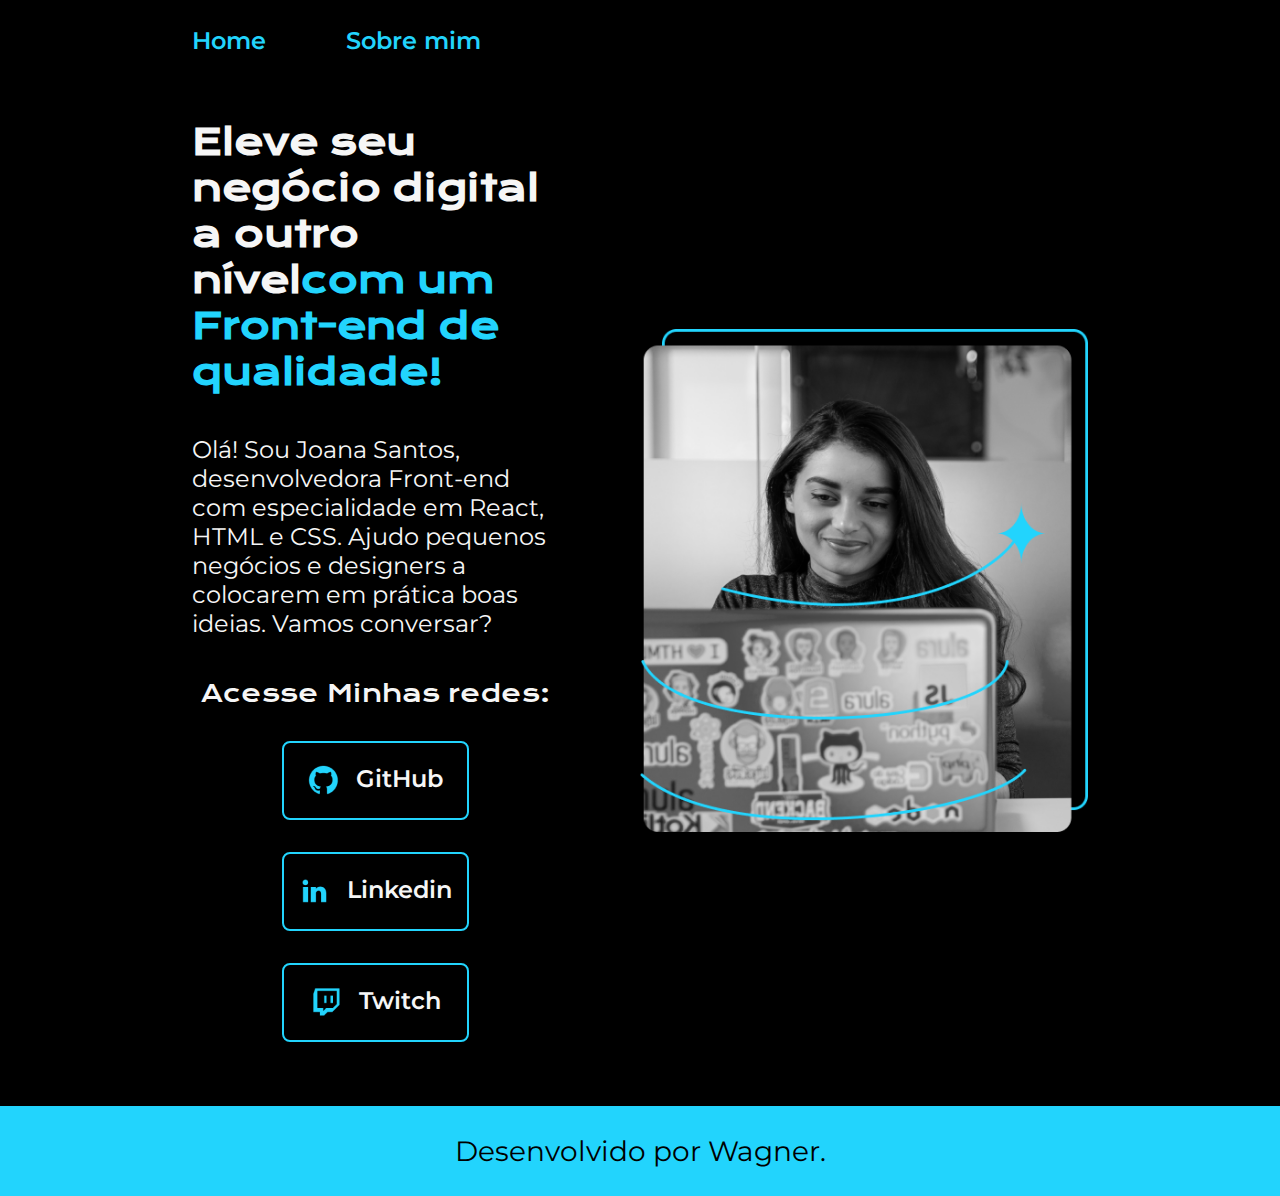
<file: index.html>
<!DOCTYPE html>
<html lang="pt-br">

<head>
    <meta charset="UTF-8">
    <meta http-equiv="X-UA-Compatible" content="IE=edge">
    <meta name="viewport" content="width=device-width, initial-scale=1.0">
    <title>Portifolio</title>
    <link rel="stylesheet" href="/styles/style.css">
</head>

<body>
    <header class="cabecalho">
        <nav class="cabecalho__menu">
            <a class="cabecalho__menu__links" href="index.html">Home</a>
            <a class="cabecalho__menu__links" href="about.html">Sobre mim</a>
        </nav>        
    </header>
    <main class="apresentacao">
        <section class="apresentacao__conteudo">
            <h1 class="apresentacao__conteudo__titulo">Eleve seu negócio digital a outro nível<strong 
            class="titulo-destaque">com um Front-end de qualidade!
            </strong></h1>
            <p class="apresentacao__conteudo__texto">Olá! Sou Joana Santos, desenvolvedora
            Front-end com especialidade em React, HTML e
            CSS. Ajudo pequenos negócios e designers a
            colocarem em prática boas ideias. Vamos
            conversar?</p>
            <div class="apresentacao__links">
                <h2 class="apresentacao__link__subtitulo">Acesse Minhas redes:</h2>
                <a class="apresentacao__links__navegacao" href="https://github.com/guilhermeonrails">
                    <img src="./assets/github.png" alt="logo github">
                    GitHub             
                </a>                
                <a class="apresentacao__links__navegacao" href="https://br.linkedin.com/">
                    <img src="/assets/linkedin.png" alt="logo linkedin">
                    Linkedin</a>                
                <a class="apresentacao__links__navegacao" href="https://www.twitch.tv/">
                    <img src="/assets/twitch.png" alt="logo twitch">
                    Twitch
                </a>                
            </div>
        </section>
        <img class="apresentacao__imagem" src="./assets/Imagem.png" alt="Foto da Joana Santos programando">
    </main>

    <footer class="rodape">
        <p>Desenvolvido por Wagner.</p>
    </footer>
</body>

</html>
</file>
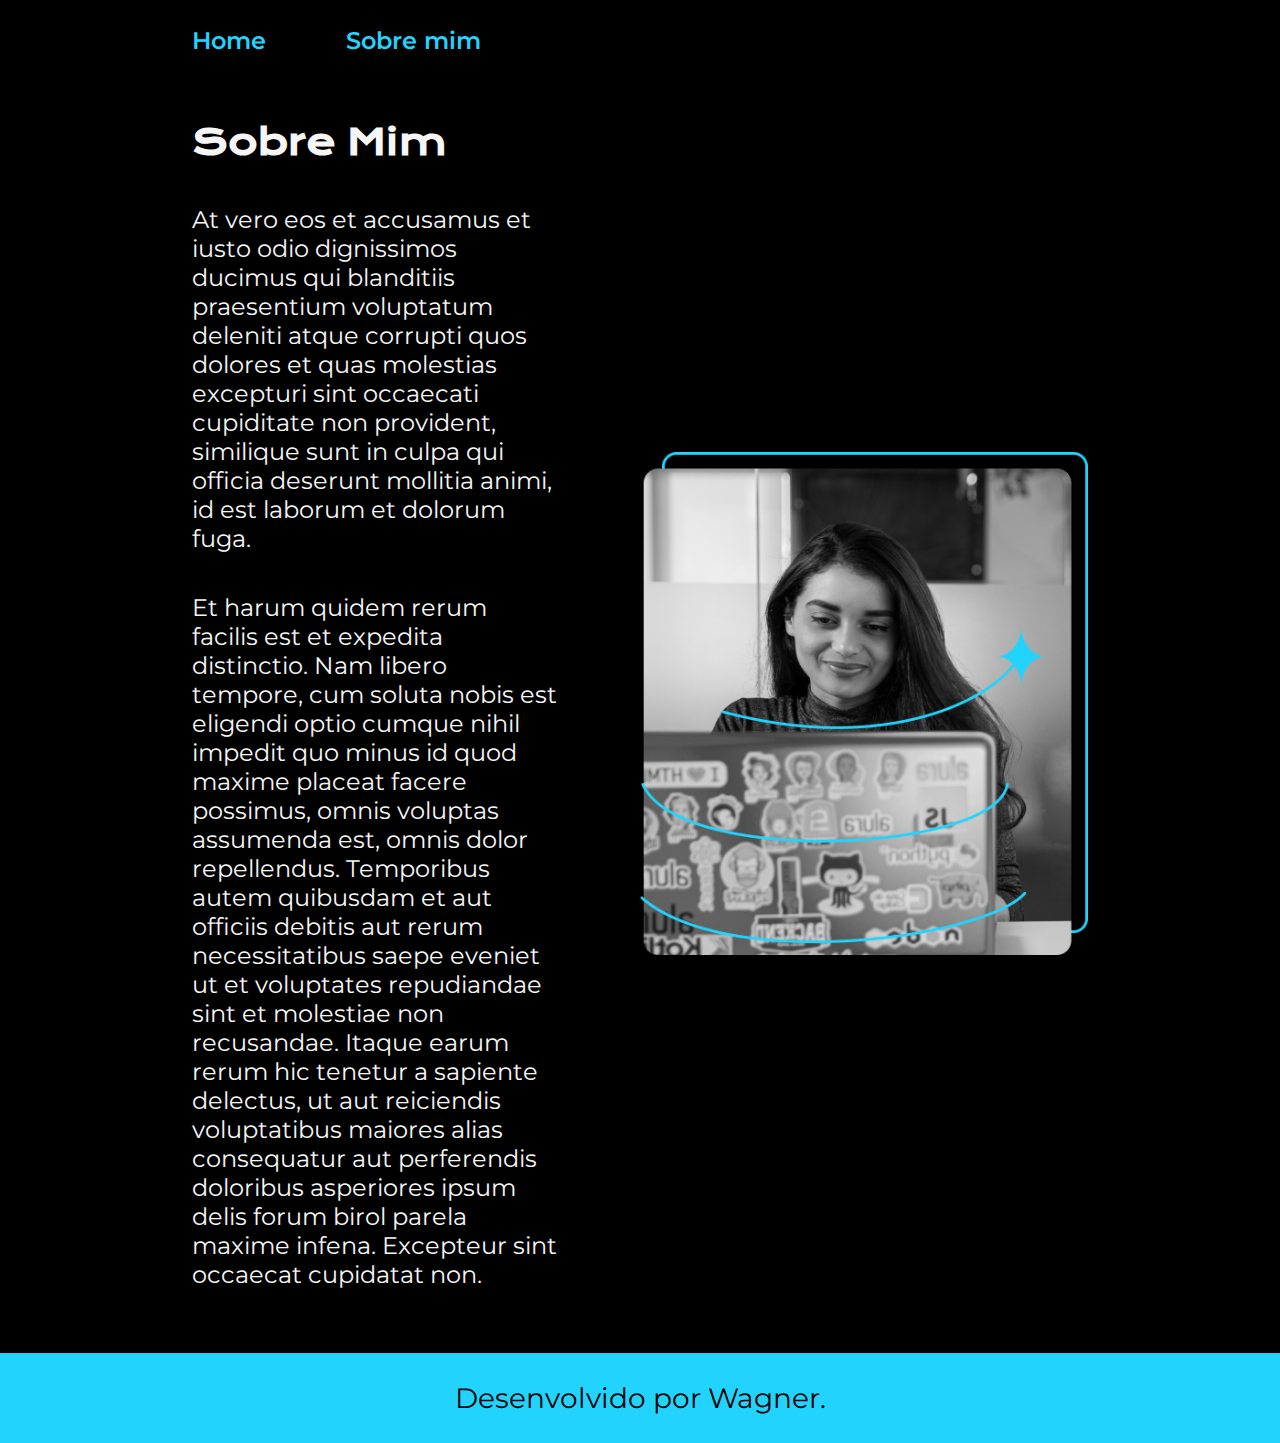
<file: about.html>
<!DOCTYPE html>
<html lang="pt-br">
<head>
    <meta charset="UTF-8">
    <meta http-equiv="X-UA-Compatible" content="IE=edge">
    <meta name="viewport" content="width=device-width, initial-scale=1.0">
    <title>Sobre Mim</title>
    <link rel="stylesheet" href="/styles/style.css">
</head>
<body>
    <header class="cabecalho">
        <nav class="cabecalho__menu">
            <a class="cabecalho__menu__links" href="index.html">Home</a>
            <a class="cabecalho__menu__links" href="about.html">Sobre mim</a>
        </nav>        
    </header>
    <main class="apresentacao">
            <section class="apresentacao__conteudo">
                <h1 class="apresentacao__conteudo__titulo">Sobre Mim</h1>
                <p class="apresentacao__conteudo__texto">At vero eos et accusamus et iusto odio dignissimos ducimus qui blanditiis praesentium voluptatum deleniti atque corrupti quos dolores et quas molestias excepturi sint occaecati cupiditate non provident, similique sunt in culpa qui officia deserunt mollitia animi, id est laborum et dolorum fuga.</p>
                <p class="apresentacao__conteudo__texto">Et harum quidem rerum facilis est et expedita distinctio. Nam libero tempore, cum soluta nobis est eligendi optio cumque nihil impedit quo minus id quod maxime placeat facere possimus, omnis voluptas assumenda est, omnis dolor repellendus. Temporibus autem quibusdam et aut officiis debitis aut rerum necessitatibus saepe eveniet ut et voluptates repudiandae sint et molestiae non recusandae. Itaque earum rerum hic tenetur a sapiente delectus, ut aut reiciendis voluptatibus maiores alias consequatur aut perferendis doloribus asperiores ipsum delis forum birol parela maxime infena. Excepteur sint occaecat cupidatat non.</p>
            </section>  
        <img class="apresentacao__imagem" src="./assets/Imagem.png" alt="Foto da Joana Santos programando">     
    </main>

    <footer class="rodape">
        <p>Desenvolvido por Wagner.</p>
    </footer>
</body>
</html>
</file>
<file: styles/style.css>
@import url('https://fonts.googleapis.com/css2?family=Krona+One&family=Montserrat:wght@400;600&display=swap');
:root{
    --cor-primaria: #000000;
    --cor-secundaria: #F6F6F6;
    --cor-terciaria: #22D4FD;

    --cor-rover: #272727;
}

*{
    margin: 0;
    padding: 0;
    text-decoration: none;
}

body{
    /* height: 100vh; */
    box-sizing: border-box;
    background-color: var(--cor-primaria);
    color: var(--cor-secundaria);
}

.cabecalho{
    padding: 2% 0% 0% 15%;
    
}
.cabecalho__menu{
    display: flex;
    gap: 80px;
}

.cabecalho__menu__links{
    font-family: 'Montserrat', sans-serif;
    font-size: 1.5rem;
    font-weight: 600;
    color: var(--cor-terciaria);
}

.titulo-destaque{
    color: var(--cor-terciaria);
}   

.apresentacao{
    padding: 5% 15%;
    display: flex;
    align-items: center;
    justify-content: space-between;
    gap: 82px;
}

.apresentacao__imagem {
    width: 50%;
}

.apresentacao__conteudo{
    width: 50%;
    display: flex;
    flex-direction: column;
    gap: 40px;
}

.apresentacao__conteudo__titulo{
    font-size: 2.25rem;
    font-family: 'Krona One', sans-serif;
}

.apresentacao__conteudo__texto{
    font-size: 1.5rem;
    font-family: 'Montserrat', sans-serif;
}

.apresentacao__links{
    display: flex;
    flex-direction: column;
    align-items: center;
    justify-content: space-between;
    gap: 32px;
}

.apresentacao__link__subtitulo{
    font-family: 'Krona One', sans-serif;
    font-weight: 400;
    font-size: 1.5rem;
}

.apresentacao__links__navegacao{
    display: flex;
    justify-content: center;
    gap: 16px;
    border: 2px solid var(--cor-terciaria);
    width: 50%;
    text-align: center;
    border-radius: 8px;
    font-size: 1.5rem;
    font-weight: 600;
    padding: 21.5px 0;    
    color: var(--cor-secundaria);
    font-family: 'Montserrat', sans-serif;
}
.apresentacao__links__navegacao:hover{
    background-color: var(--cor-rover);
}

.rodape{
    padding: 28px;
    background-color: var(--cor-terciaria);
    color: var(--cor-primaria);
    text-align: center;
    font-family: 'Montserrat', sans-serif;
    font-size: 1.75rem;
    font-weight: 400;
}

@media (max-width: 1206px) {
    .cabecalho{
        padding: 10%;
    }
    .cabecalho__menu{
        justify-content: center;
    }

    .apresentacao {
        flex-direction: column-reverse;
        padding: 5%;
    }
    .apresentacao__conteudo{
        width: auto;
    }
    .apresentacao__links__navegacao {
        width: 80%;
    }
}
</file>
